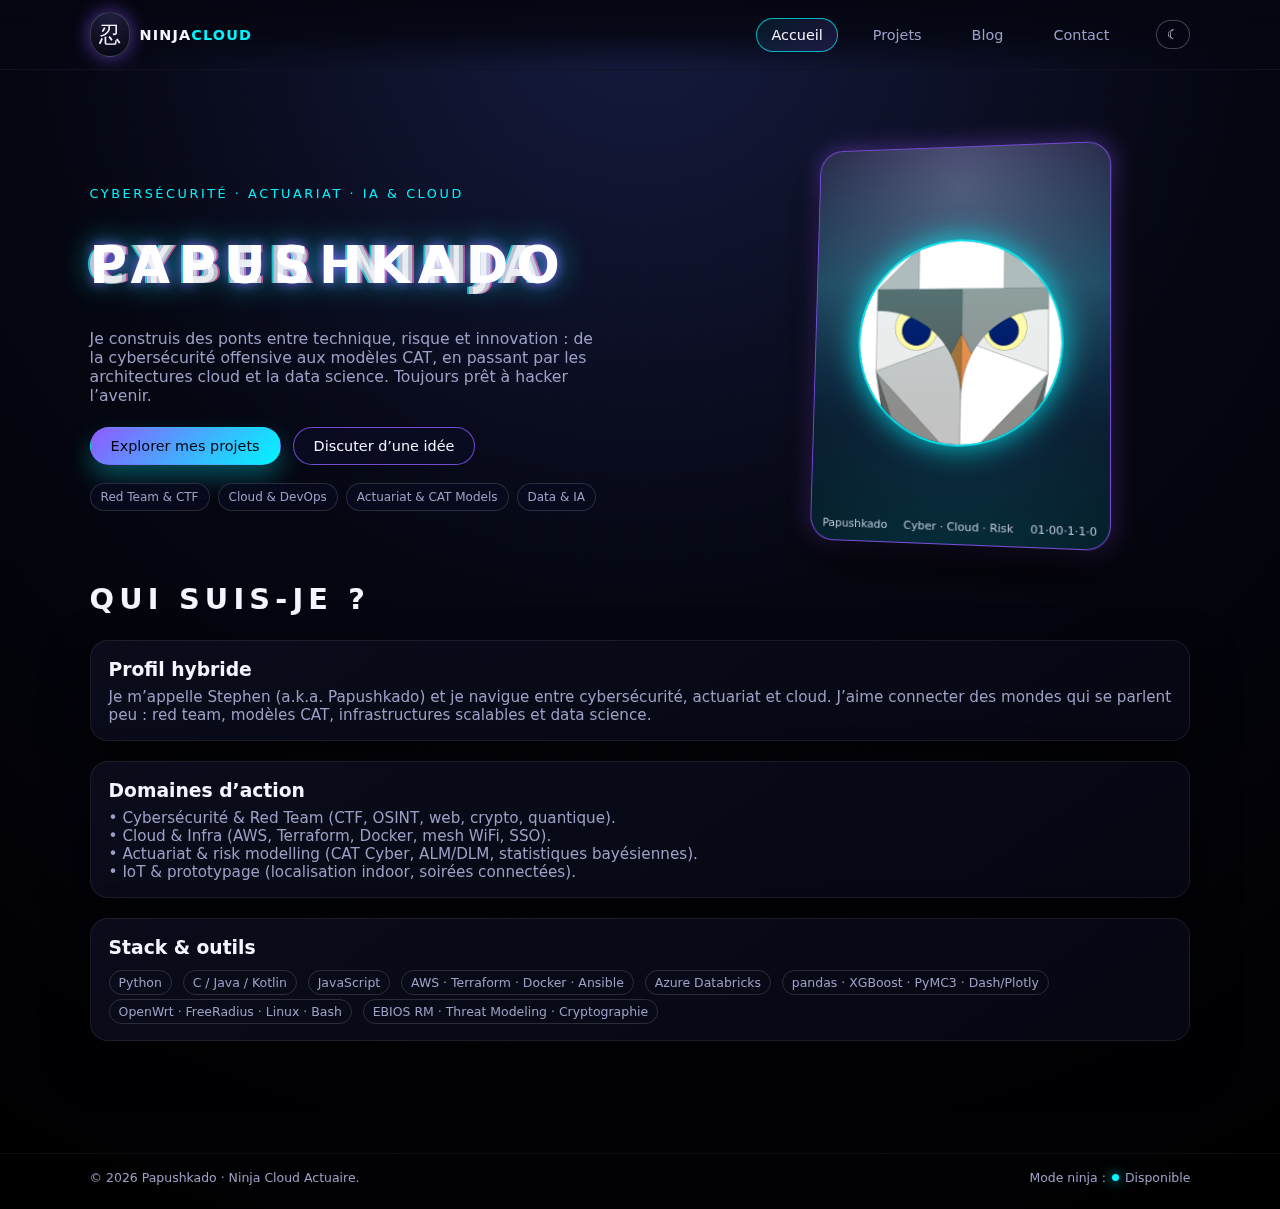
<file: index.html>
<!DOCTYPE html>
<html lang="fr" data-theme="dark">
<head>
  <meta charset="UTF-8">
  <link rel="icon" type="image/png" href="assets/img/avatar.png">
  <title>Papushkado - Cyber · Cloud · Actuariat</title>
  <meta name="viewport" content="width=device-width, initial-scale=1.0">
  <link rel="stylesheet" href="./assets/css/style.css">
</head>
<body>
  <div class="bg-overlay"></div>

  <header class="main-header">
    <div class="logo">
      <span class="logo-symbol">忍</span>
      <span class="logo-text">Ninja<span>Cloud</span></span>
    </div>
    <nav class="main-nav">
      <a href="index.html" class="nav-link active">Accueil</a>
      <a href="projets.html" class="nav-link">Projets</a>
      <a href="blog.html" class="nav-link">Blog</a>
      <a href="contact.html" class="nav-link">Contact</a>
      <button class="theme-toggle" id="theme-toggle" aria-label="Changer de thème">
        ☾
      </button>
    </nav>
  </header>

  <main>
    <!-- HERO SECTION -->
    <section class="hero">
      <div class="hero-content">
        <p class="hero-kicker">Cybersécurité · Actuariat · IA & Cloud</p>
        <h1 class="glitch" data-text="CYBER NINJA">
          Papushkado
        </h1>
        <p class="hero-subtitle">
          Je construis des ponts entre technique, risque et innovation : 
          de la cybersécurité offensive aux modèles CAT, en passant par 
          les architectures cloud et la data science. Toujours prêt à hacker l’avenir.
        </p>
        <div class="hero-cta">
          <a href="projets.html" class="btn primary-btn">Explorer mes projets</a>
          <a href="contact.html" class="btn ghost-btn">Discuter d’une idée</a>
        </div>
        <div class="hero-tags">
          <span class="tag">Red Team & CTF</span>
          <span class="tag">Cloud & DevOps</span>
          <span class="tag">Actuariat & CAT Models</span>
          <span class="tag">Data & IA</span>
        </div>
      </div>

      <div class="hero-visual">
        <div class="hologram-card">
          <div class="hologram-circle"></div>
          <div class="avatar-glow"></div>
          <img src="assets/img/avatar.png" alt="Avatar Ninja" class="avatar-img">
          <div class="hologram-scan"></div>
          <div class="hologram-meta">
            <span>Papushkado</span>
            <span>Cyber · Cloud · Risk</span>
            <span>01·00·1·1·0</span>
          </div>
        </div>
      </div>
    </section>

    <!-- ABOUT SECTION -->
    <section class="section about">
      <h2 class="section-title">Qui suis-je ?</h2>
      <div class="section-grid">
        <div class="card neon-card">
          <h3>Profil hybride</h3>
          <p>
            Je m’appelle Stephen (a.k.a. Papushkado) et je navigue entre cybersécurité,
            actuariat et cloud. J’aime connecter des mondes qui se parlent peu :
            red team, modèles CAT, infrastructures scalables et data science.
          </p>
        </div>
        <div class="card neon-card">
          <h3>Domaines d’action</h3>
          <p>
            • Cybersécurité & Red Team (CTF, OSINT, web, crypto, quantique).<br>
            • Cloud & Infra (AWS, Terraform, Docker, mesh WiFi, SSO).<br>
            • Actuariat & risk modelling (CAT Cyber, ALM/DLM, statistiques bayésiennes).<br>
            • IoT & prototypage (localisation indoor, soirées connectées).
          </p>
        </div>
        <div class="card neon-card">
          <h3>Stack & outils</h3>
          <p class="pill-list">
            <span>Python</span>
            <span>C / Java / Kotlin</span>
            <span>JavaScript</span>
            <span>AWS · Terraform · Docker · Ansible</span>
            <span>Azure Databricks</span>
            <span>pandas · XGBoost · PyMC3 · Dash/Plotly</span>
            <span>OpenWrt · FreeRadius · Linux · Bash</span>
            <span>EBIOS RM · Threat Modeling · Cryptographie</span>
          </p>
        </div>
      </div>
    </section>
  </main>

  <footer class="main-footer">
    <span>© <span id="year"></span> Papushkado · Ninja Cloud Actuaire.</span>
    <span class="footer-meta">Mode ninja : <span class="status-dot online"></span> Disponible</span>
  </footer>

  <script src="assets/js/main.js"></script>
</body>
</html>
</file>
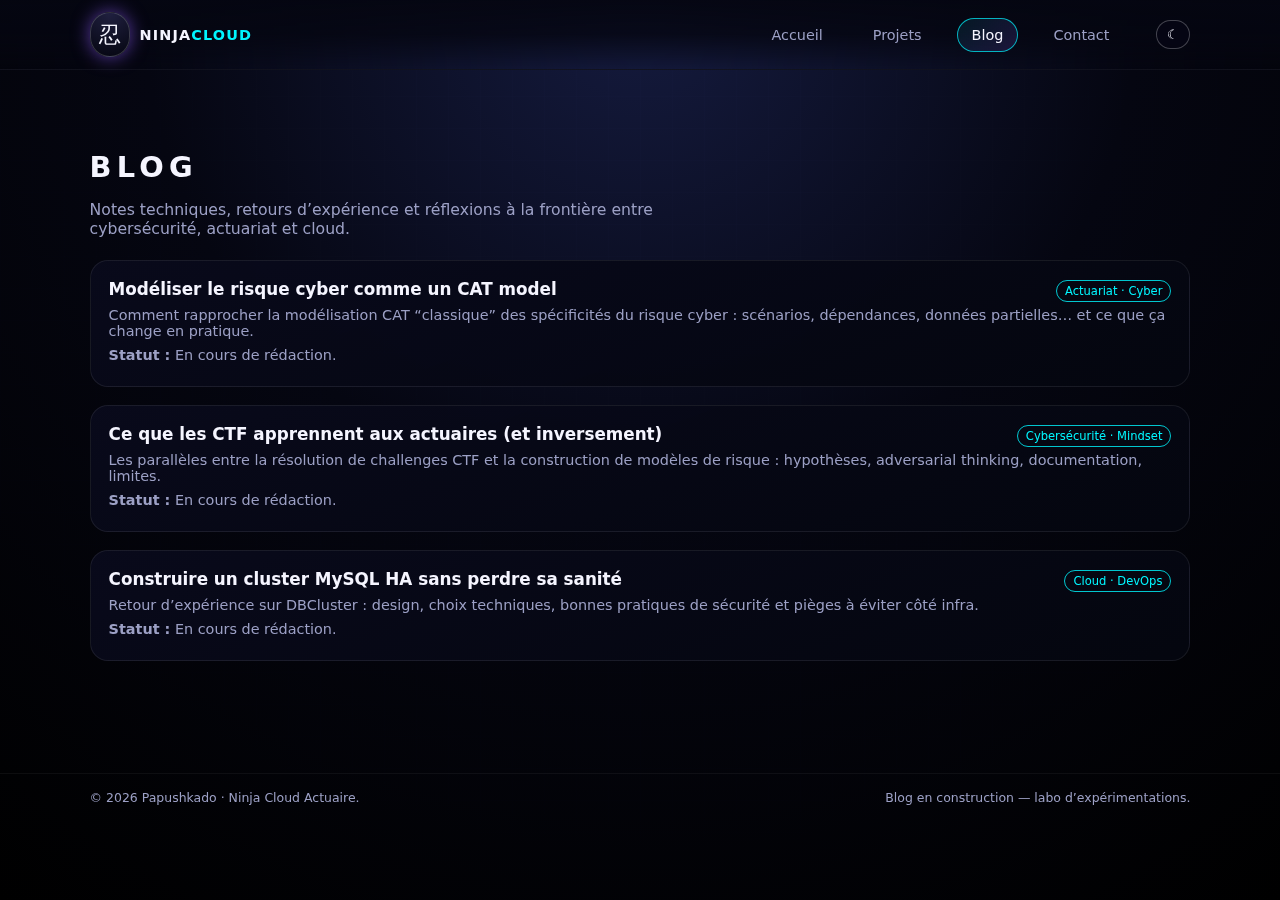
<file: blog.html>
<!DOCTYPE html>
<html lang="fr" data-theme="dark">
<head>
  <meta charset="UTF-8">
  <title>Blog - Papushkado · Cyber Ninja</title>
  <meta name="viewport" content="width=device-width, initial-scale=1.0">
  <link rel="stylesheet" href="assets/css/style.css">
</head>
<body>
  <div class="bg-overlay"></div>

  <header class="main-header">
    <div class="logo">
      <span class="logo-symbol">忍</span>
      <span class="logo-text">Ninja<span>Cloud</span></span>
    </div>
    <nav class="main-nav">
      <a href="index.html" class="nav-link">Accueil</a>
      <a href="projets.html" class="nav-link">Projets</a>
      <a href="blog.html" class="nav-link active">Blog</a>
      <a href="contact.html" class="nav-link">Contact</a>
      <button class="theme-toggle" id="theme-toggle" aria-label="Changer de thème">
        ☾
      </button>
    </nav>
  </header>

  <main>
    <section class="section">
      <h1 class="section-title">Blog</h1>
      <p class="section-intro">
        Notes techniques, retours d’expérience et réflexions à la frontière 
        entre cybersécurité, actuariat et cloud.
      </p>

      <div class="projects-grid">
        <article class="project-card">
          <div class="project-header">
            <h2>Modéliser le risque cyber comme un CAT model</h2>
            <span class="project-tag">Actuariat · Cyber</span>
          </div>
          <p>
            Comment rapprocher la modélisation CAT “classique” des spécificités du risque cyber :
            scénarios, dépendances, données partielles… et ce que ça change en pratique.
          </p>
          <p class="project-meta">
            <strong>Statut :</strong> En cours de rédaction.
          </p>
        </article>

        <article class="project-card">
          <div class="project-header">
            <h2>Ce que les CTF apprennent aux actuaires (et inversement)</h2>
            <span class="project-tag">Cybersécurité · Mindset</span>
          </div>
          <p>
            Les parallèles entre la résolution de challenges CTF et la construction de modèles
            de risque : hypothèses, adversarial thinking, documentation, limites.
          </p>
          <p class="project-meta">
            <strong>Statut :</strong> En cours de rédaction.
          </p>
        </article>

        <article class="project-card">
          <div class="project-header">
            <h2>Construire un cluster MySQL HA sans perdre sa sanité</h2>
            <span class="project-tag">Cloud · DevOps</span>
          </div>
          <p>
            Retour d’expérience sur DBCluster : design, choix techniques, bonnes pratiques
            de sécurité et pièges à éviter côté infra.
          </p>
          <p class="project-meta">
            <strong>Statut :</strong> En cours de rédaction.
          </p>
        </article>
      </div>
    </section>
  </main>

  <footer class="main-footer">
    <span>© <span id="year"></span> Papushkado · Ninja Cloud Actuaire.</span>
    <span class="footer-meta">Blog en construction — labo d’expérimentations.</span>
  </footer>

  <script src="assets/js/main.js"></script>
</body>
</html>
</file>
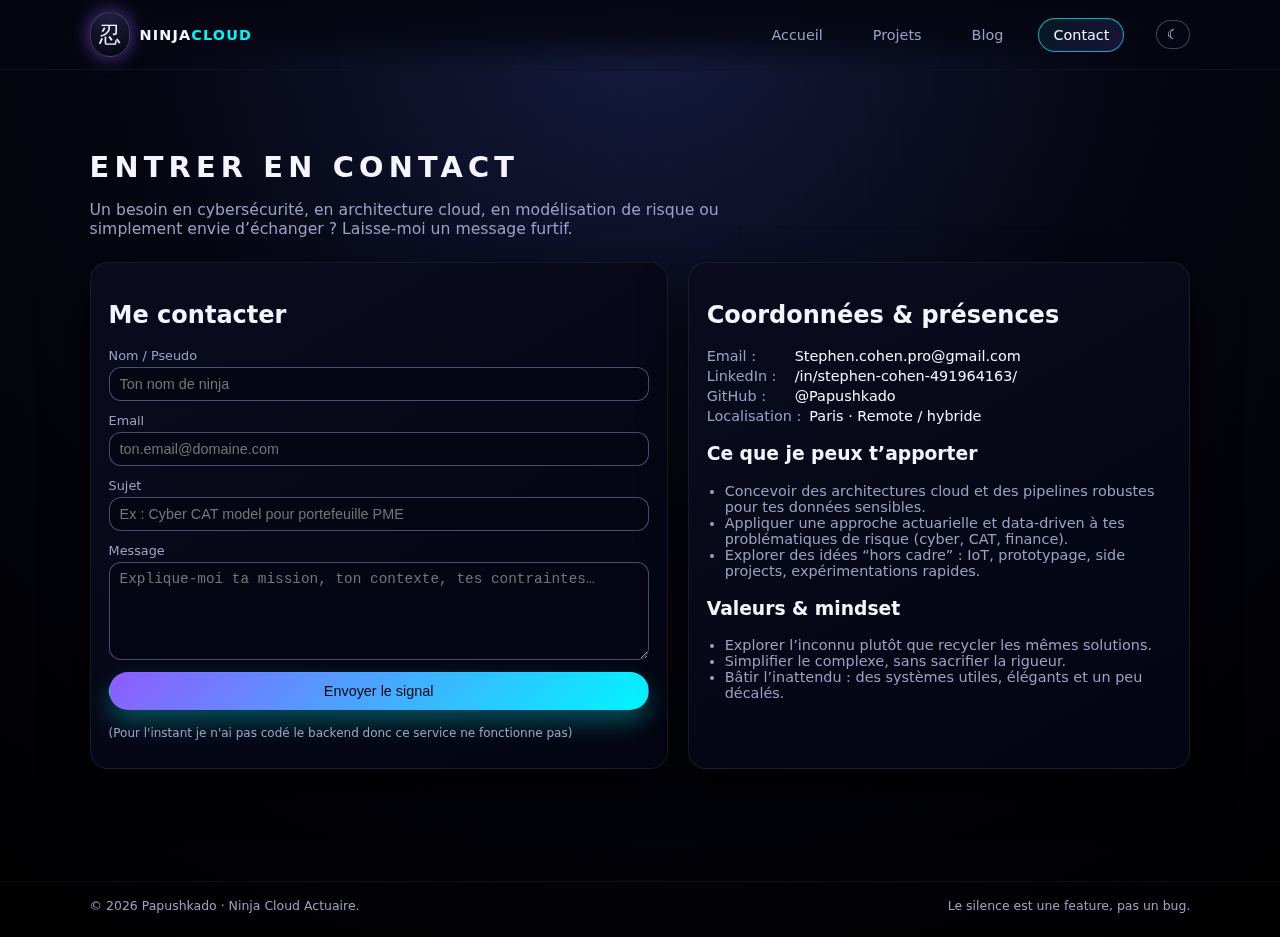
<file: contact.html>
<!DOCTYPE html>
<html lang="fr">
<head>
  <meta charset="UTF-8">
  <link rel="icon" type="image/png" href="assets/img/avatar.png">
  <title>Contact - Papushkado · Cyber Ninja</title>
  <meta name="viewport" content="width=device-width, initial-scale=1.0">
  <link rel="stylesheet" href="assets/css/style.css">
</head>
<body>
  <div class="bg-overlay"></div>

  <header class="main-header">
    <div class="logo">
      <span class="logo-symbol">忍</span>
      <span class="logo-text">Ninja<span>Cloud</span></span>
    </div>
    <nav class="main-nav">
      <a href="index.html" class="nav-link">Accueil</a>
      <a href="projets.html" class="nav-link">Projets</a>
      <a href="blog.html" class="nav-link">Blog</a>
      <a href="contact.html" class="nav-link active">Contact</a>
      <button class="theme-toggle" id="theme-toggle" aria-label="Changer de thème">
        ☾
      </button>
    </nav>
  </header>

  <main>
    <section class="section contact-section">
      <h1 class="section-title">Entrer en contact</h1>
      <p class="section-intro">
        Un besoin en cybersécurité, en architecture cloud, en modélisation de risque 
        ou simplement envie d’échanger ? Laisse-moi un message furtif.
      </p>

      <div class="section-grid contact-grid">
        <div class="card contact-card">
          <h2>Me contacter</h2>
          <form class="contact-form">
            <div class="form-group">
              <label for="name">Nom / Pseudo</label>
              <input type="text" id="name" name="name" placeholder="Ton nom de ninja">
            </div>
            <div class="form-group">
              <label for="email">Email</label>
              <input type="email" id="email" name="email" placeholder="ton.email@domaine.com">
            </div>
            <div class="form-group">
              <label for="subject">Sujet</label>
              <input type="text" id="subject" name="subject" placeholder="Ex : Cyber CAT model pour portefeuille PME">
            </div>
            <div class="form-group">
              <label for="message">Message</label>
              <textarea id="message" name="message" rows="5" placeholder="Explique-moi ta mission, ton contexte, tes contraintes…"></textarea>
            </div>
            <button type="submit" class="btn primary-btn full-width">
              Envoyer le signal
            </button>
            <p class="form-note">
              (Pour l'instant je n'ai pas codé le backend donc ce service ne fonctionne pas)
              <!--backend ou service type Formspree / Netlify Forms.)*/-->
            </p>
          </form>
        </div>

        <div class="card contact-card">
          <h2>Coordonnées & présences</h2>
          <ul class="contact-list">
            <li><span class="label">Email :</span> <span>Stephen.cohen.pro@gmail.com</span></li>
            <li><span class="label">LinkedIn :</span> <span>/in/stephen-cohen-491964163/</span></li>
            <li><span class="label">GitHub :</span> <span>@Papushkado</span></li>
            <li><span class="label">Localisation :</span> <span>Paris · Remote / hybride</span></li>
          </ul>

          <h3>Ce que je peux t’apporter</h3>
          <ul class="bullet-list">
            <li>Concevoir des architectures cloud et des pipelines robustes pour tes données sensibles.</li>
            <li>Appliquer une approche actuarielle et data-driven à tes problématiques de risque (cyber, CAT, finance).</li>
            <li>Explorer des idées “hors cadre” : IoT, prototypage, side projects, expérimentations rapides.</li>
          </ul>

          <h3>Valeurs & mindset</h3>
          <ul class="bullet-list">
            <li>Explorer l’inconnu plutôt que recycler les mêmes solutions.</li>
            <li>Simplifier le complexe, sans sacrifier la rigueur.</li>
            <li>Bâtir l’inattendu : des systèmes utiles, élégants et un peu décalés.</li>
          </ul>
        </div>
      </div>
    </section>
  </main>

  <footer class="main-footer">
    <span>© <span id="year"></span> Papushkado · Ninja Cloud Actuaire.</span>
    <span class="footer-meta">Le silence est une feature, pas un bug.</span>
  </footer>

  <script src="assets/js/main.js"></script>
</body>
</html>
</file>
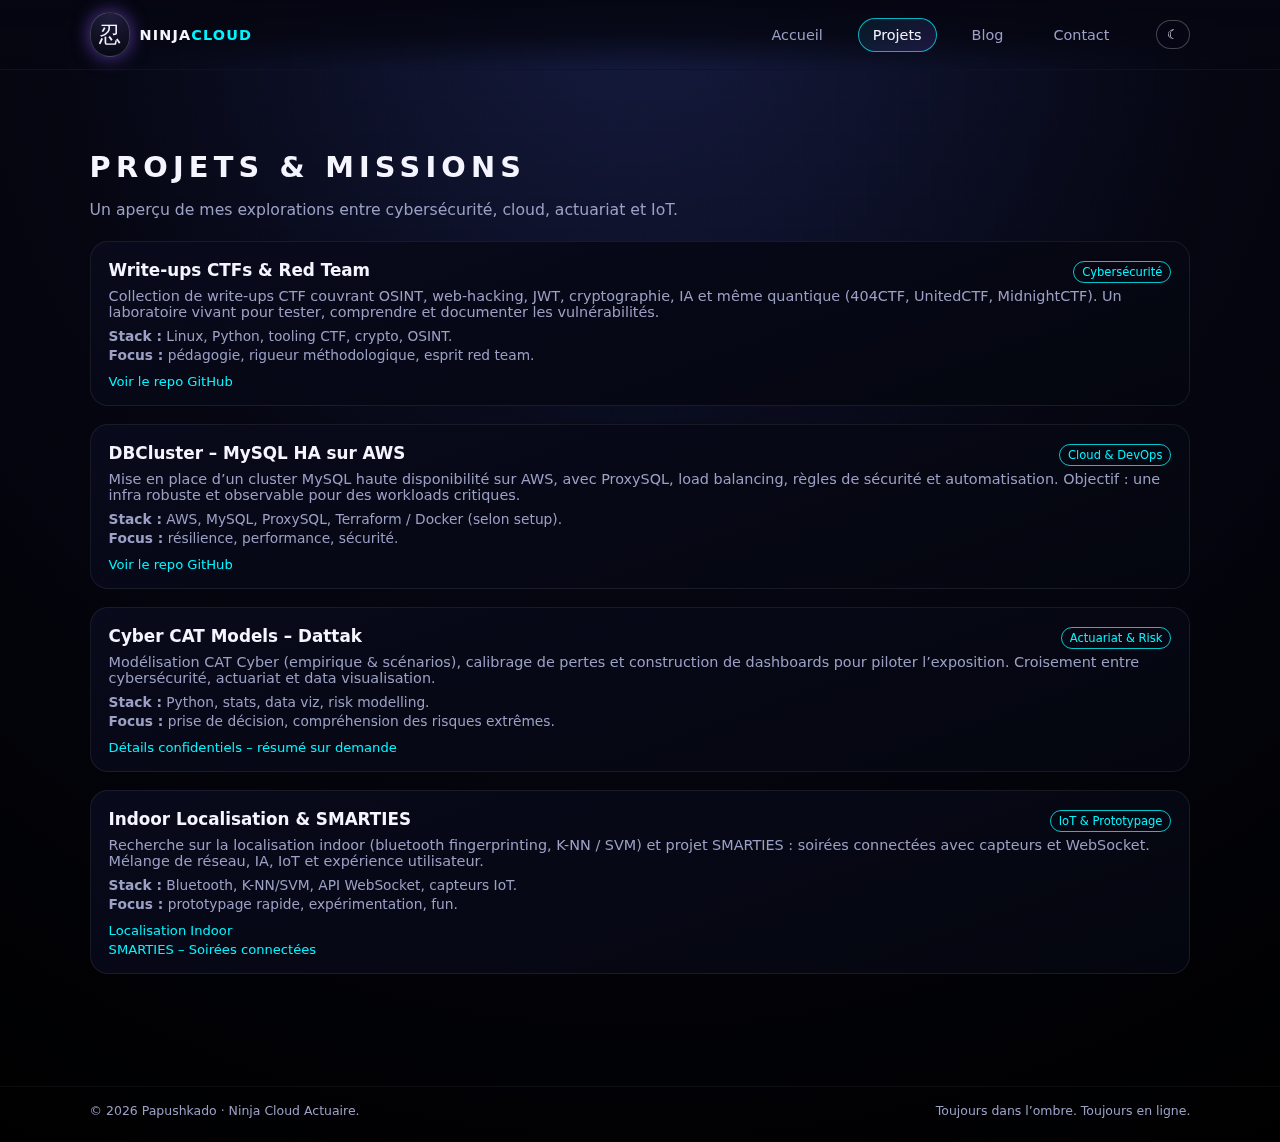
<file: projects.html>
<!DOCTYPE html>
<html lang="fr">
<head>
  <meta charset="UTF-8">
  <title>Projets - Papushkado · Cyber Ninja</title>
  <meta name="viewport" content="width=device-width, initial-scale=1.0">
  <link rel="stylesheet" href="assets/css/style.css">
</head>
<body>
  <div class="bg-overlay"></div>

  <header class="main-header">
    <div class="logo">
      <span class="logo-symbol">忍</span>
      <span class="logo-text">Ninja<span>Cloud</span></span>
    </div>
    <nav class="main-nav">
      <a href="index.html" class="nav-link">Accueil</a>
      <a href="projets.html" class="nav-link active">Projets</a>
      <a href="blog.html" class="nav-link">Blog</a>
      <a href="contact.html" class="nav-link">Contact</a>
      <button class="theme-toggle" id="theme-toggle" aria-label="Changer de thème">
        ☾
      </button>
    </nav>
  </header>

  <main>
    <section class="section">
      <h1 class="section-title">Projets & Missions</h1>
      <p class="section-intro">
        Un aperçu de mes explorations entre cybersécurité, cloud, actuariat et IoT.
      </p>

      <div class="projects-grid">
        <!-- Cybersécurité & Red Team -->
        <article class="project-card">
          <div class="project-header">
            <h2>Write-ups CTFs & Red Team</h2>
            <span class="project-tag">Cybersécurité</span>
          </div>
          <p>
            Collection de write-ups CTF couvrant OSINT, web-hacking, JWT, cryptographie,
            IA et même quantique (404CTF, UnitedCTF, MidnightCTF). Un laboratoire
            vivant pour tester, comprendre et documenter les vulnérabilités.
          </p>
          <ul class="project-meta">
            <li><strong>Stack :</strong> Linux, Python, tooling CTF, crypto, OSINT.</li>
            <li><strong>Focus :</strong> pédagogie, rigueur méthodologique, esprit red team.</li>
          </ul>
          <a href="https://github.com/Papushkado/Write-ups-CTFs" class="project-link" target="_blank">
            Voir le repo GitHub
          </a>
        </article>

        <!-- Cloud & Infra -->
        <article class="project-card">
          <div class="project-header">
            <h2>DBCluster – MySQL HA sur AWS</h2>
            <span class="project-tag">Cloud & DevOps</span>
          </div>
          <p>
            Mise en place d’un cluster MySQL haute disponibilité sur AWS, avec ProxySQL,
            load balancing, règles de sécurité et automatisation. Objectif : une infra
            robuste et observable pour des workloads critiques.
          </p>
          <ul class="project-meta">
            <li><strong>Stack :</strong> AWS, MySQL, ProxySQL, Terraform / Docker (selon setup).</li>
            <li><strong>Focus :</strong> résilience, performance, sécurité.</li>
          </ul>
          <a href="https://github.com/Papushkado/DBCluster" class="project-link" target="_blank">
            Voir le repo GitHub
          </a>
        </article>

        <!-- Actuariat & CAT -->
        <article class="project-card">
          <div class="project-header">
            <h2>Cyber CAT Models – Dattak</h2>
            <span class="project-tag">Actuariat & Risk</span>
          </div>
          <p>
            Modélisation CAT Cyber (empirique & scénarios), calibrage de pertes et
            construction de dashboards pour piloter l’exposition. Croisement entre
            cybersécurité, actuariat et data visualisation.
          </p>
          <ul class="project-meta">
            <li><strong>Stack :</strong> Python, stats, data viz, risk modelling.</li>
            <li><strong>Focus :</strong> prise de décision, compréhension des risques extrêmes.</li>
          </ul>
          <a href="#" class="project-link">
            Détails confidentiels – résumé sur demande
          </a>
        </article>

        <!-- IoT & Prototypage -->
        <article class="project-card">
          <div class="project-header">
            <h2>Indoor Localisation & SMARTIES</h2>
            <span class="project-tag">IoT & Prototypage</span>
          </div>
          <p>
            Recherche sur la localisation indoor (bluetooth fingerprinting, K-NN / SVM)
            et projet SMARTIES : soirées connectées avec capteurs et WebSocket.
            Mélange de réseau, IA, IoT et expérience utilisateur.
          </p>
          <ul class="project-meta">
            <li><strong>Stack :</strong> Bluetooth, K-NN/SVM, API WebSocket, capteurs IoT.</li>
            <li><strong>Focus :</strong> prototypage rapide, expérimentation, fun.</li>
          </ul>
          <a href="https://github.com/Papushkado/GIN206_localisation_indoors" class="project-link" target="_blank">
            Localisation Indoor
          </a>
          <br>
          <a href="https://github.com/Papushkado/ioT_Telecom" class="project-link" target="_blank">
            SMARTIES – Soirées connectées
          </a>
        </article>
      </div>
    </section>
  </main>

  <footer class="main-footer">
    <span>© <span id="year"></span> Papushkado · Ninja Cloud Actuaire.</span>
    <span class="footer-meta">Toujours dans l’ombre. Toujours en ligne.</span>
  </footer>

  <script src="assets/js/main.js"></script>
</body>
</html>
</file>
<file: assets/css/style.css>
/* =========
   VARIABLES
   ========= */
:root {
  --bg-main: #050611;
  --bg-card: #0b0d1d;
  --bg-card-alt: #090a18;
  --color-primary: #8f5bff;
  --color-secondary: #00f6ff;
  --color-accent: #ff2f92;
  --color-text: #f5f5ff;
  --color-muted: #9ca0c5;
  --border-soft: rgba(255, 255, 255, 0.08);
  --radius-lg: 18px;
  --shadow-neon: 0 0 25px rgba(143, 91, 255, 0.55);
  --shadow-soft: 0 18px 45px rgba(0, 0, 0, 0.7);
  --transition-fast: 0.18s ease-out;
  --transition-med: 0.28s ease-out;
  --font-main: system-ui, -apple-system, BlinkMacSystemFont, "SF Pro Text",
    "Roboto", sans-serif;
}

/* Thème clair */
:root[data-theme="light"] {
  --bg-main: #f5f7fb;
  --bg-card: #ffffff;
  --bg-card-alt: #f5f7fb;
  --color-primary: #006dff;
  --color-secondary: #00a8e8;
  --color-accent: #ff2f6a;
  --color-text: #111827;
  --color-muted: #6b7280;
  --border-soft: rgba(15, 23, 42, 0.08);
  --shadow-neon: 0 0 20px rgba(0, 109, 255, 0.35);
  --shadow-soft: 0 14px 28px rgba(15, 23, 42, 0.15);
}

/* =========
   GLOBAL
   ========= */
*,
*::before,
*::after {
  box-sizing: border-box;
}

html, body {
  margin: 0;
  padding: 0;
}

body {
  min-height: 100vh;
  position: relative;
  background: radial-gradient(circle at top, #151b3f 0, #050611 45%, #000 100%);
  color: var(--color-text);
  font-family: var(--font-main);
  -webkit-font-smoothing: antialiased;
}

:root[data-theme="light"] body {
  background: radial-gradient(circle at top, #e0ebff 0, #f5f7fb 45%, #e5e7eb 100%);
}

/* grille de fond subtile */
.bg-overlay {
  position: fixed;
  inset: 0;
  pointer-events: none;
  background-image:
    linear-gradient(rgba(255,255,255,0.03) 1px, transparent 1px),
    linear-gradient(90deg, rgba(255,255,255,0.03) 1px, transparent 1px);
  background-size: 32px 32px;
  opacity: 0.8;
  mix-blend-mode: soft-light;
  z-index: -1;
}

:root[data-theme="light"] .bg-overlay {
  background-image:
    linear-gradient(rgba(15,23,42,0.05) 1px, transparent 1px),
    linear-gradient(90deg, rgba(15,23,42,0.05) 1px, transparent 1px);
  mix-blend-mode: normal;
}

/* =========
   HEADER
   ========= */
.main-header {
  position: sticky;
  top: 0;
  z-index: 20;
  backdrop-filter: blur(16px);
  background: linear-gradient(
    to bottom,
    rgba(5, 6, 17, 0.95),
    rgba(5, 6, 17, 0.8),
    transparent
  );
  border-bottom: 1px solid rgba(255, 255, 255, 0.05);
  display: flex;
  align-items: center;
  justify-content: space-between;
  padding: 12px 7vw;
}

:root[data-theme="light"] .main-header {
  background: linear-gradient(
    to bottom,
    rgba(248, 250, 252, 0.96),
    rgba(248, 250, 252, 0.9),
    transparent
  );
  border-bottom-color: rgba(148, 163, 184, 0.4);
}

.logo {
  display: inline-flex;
  align-items: center;
  gap: 10px;
}

.logo-symbol {
  font-size: 1.4rem;
  padding: 6px 8px;
  border-radius: 999px;
  border: 1px solid rgba(255, 255, 255, 0.18);
  background: radial-gradient(circle at top, #202040, #050611);
  box-shadow: 0 0 18px rgba(143, 91, 255, 0.6);
}

:root[data-theme="light"] .logo-symbol {
  background: radial-gradient(circle at top, #e0ebff, #ffffff);
  box-shadow: 0 0 12px rgba(0, 109, 255, 0.5);
}

.logo-text {
  font-weight: 600;
  letter-spacing: 0.08em;
  font-size: 0.9rem;
  text-transform: uppercase;
}

.logo-text span {
  color: var(--color-secondary);
}

.main-nav {
  display: flex;
  gap: 20px;
  align-items: center;
}

.nav-link {
  font-size: 0.9rem;
  text-decoration: none;
  color: var(--color-muted);
  padding: 8px 14px;
  border-radius: 999px;
  border: 1px solid transparent;
  position: relative;
  overflow: hidden;
  transition: color var(--transition-fast),
              border-color var(--transition-fast),
              background var(--transition-fast),
              transform var(--transition-fast);
}

.nav-link::before {
  content: "";
  position: absolute;
  inset: 0;
  background: radial-gradient(circle at top, rgba(143,91,255,0.4), transparent 60%);
  opacity: 0;
  transition: opacity var(--transition-med);
}

.nav-link:hover {
  color: var(--color-text);
  border-color: rgba(143, 91, 255, 0.6);
  background: rgba(143, 91, 255, 0.08);
  transform: translateY(-1px);
}

.nav-link:hover::before {
  opacity: 1;
}

.nav-link.active {
  color: var(--color-text);
  border-color: rgba(0, 246, 255, 0.7);
  background: linear-gradient(
    135deg,
    rgba(0, 246, 255, 0.08),
    rgba(143, 91, 255, 0.16)
  );
}

/* Bouton thème */
.theme-toggle {
  margin-left: 12px;
  border-radius: 999px;
  border: 1px solid rgba(255,255,255,0.25);
  background: rgba(5,6,20,0.9);
  color: var(--color-text);
  padding: 6px 10px;
  cursor: pointer;
  font-size: 0.8rem;
  display: inline-flex;
  align-items: center;
  justify-content: center;
  transition: background var(--transition-fast),
              border-color var(--transition-fast),
              transform var(--transition-fast),
              color var(--transition-fast);
}

.theme-toggle:hover {
  background: rgba(143,91,255,0.25);
  border-color: rgba(143,91,255,0.8);
  transform: translateY(-1px);
}

/* =========
   LAYOUT
   ========= */
main {
  padding: 40px 7vw 80px;
}

.section {
  margin: 40px 0 32px;
}

.section-title {
  font-size: 1.8rem;
  margin-bottom: 8px;
  text-transform: uppercase;
  letter-spacing: 0.18em;
}

.section-intro {
  max-width: 640px;
  color: var(--color-muted);
  font-size: 0.98rem;
}

.section-grid {
  margin-top: 24px;
  display: grid;
  gap: 20px;
}

/* =========
   HERO
   ========= */
.hero {
  display: grid;
  grid-template-columns: minmax(0, 1.3fr) minmax(0, 1fr);
  gap: 36px;
  align-items: center;
  margin-top: 32px;
}

.hero-kicker {
  text-transform: uppercase;
  letter-spacing: 0.2em;
  font-size: 0.8rem;
  color: var(--color-secondary);
  margin-bottom: 12px;
}

.hero-subtitle {
  color: var(--color-muted);
  max-width: 520px;
  margin-top: 12px;
  font-size: 0.98rem;
}

.hero-cta {
  margin-top: 22px;
  display: flex;
  flex-wrap: wrap;
  gap: 12px;
}

.hero-tags {
  display: flex;
  flex-wrap: wrap;
  gap: 8px;
  margin-top: 18px;
}

/* =========
   GLITCH TITLE
   ========= */
.glitch {
  position: relative;
  font-size: clamp(2.4rem, 4vw, 3.4rem);
  font-weight: 800;
  letter-spacing: 0.16em;
  text-transform: uppercase;
  color: #fdfdff;
  text-shadow:
    0 0 12px rgba(143, 91, 255, 0.9),
    0 0 30px rgba(0, 246, 255, 0.75);
}

.glitch::before,
.glitch::after {
  content: attr(data-text);
  position: absolute;
  inset: 0;
  mix-blend-mode: screen;
  opacity: 0.7;
}

.glitch::before {
  left: -2px;
  text-shadow: -2px 0 var(--color-secondary);
  animation: glitch 1.8s infinite;
}

.glitch::after {
  left: 2px;
  text-shadow: 2px 0 var(--color-accent);
  animation: glitch 1.8s infinite reverse;
}

@keyframes glitch {
  0% { clip-path: inset(0 0 85% 0); }
  20% { clip-path: inset(10% 0 60% 0); }
  40% { clip-path: inset(40% 0 30% 0); }
  60% { clip-path: inset(15% 0 55% 0); }
  80% { clip-path: inset(70% 0 5% 0); }
  100% { clip-path: inset(0 0 85% 0); }
}

/* =========
   BUTTONS & TAGS
   ========= */
.btn {
  display: inline-flex;
  align-items: center;
  justify-content: center;
  padding: 10px 20px;
  border-radius: 999px;
  border: 1px solid transparent;
  font-size: 0.9rem;
  cursor: pointer;
  text-decoration: none;
  transition: transform var(--transition-fast),
              box-shadow var(--transition-fast),
              border-color var(--transition-fast),
              background var(--transition-fast),
              color var(--transition-fast);
}

.primary-btn {
  background: linear-gradient(135deg, #8f5bff, #00f6ff);
  color: #050611;
  box-shadow: 0 12px 25px rgba(0, 246, 255, 0.3);
}

.primary-btn:hover {
  transform: translateY(-2px);
  box-shadow: var(--shadow-neon);
}

.ghost-btn {
  border-color: rgba(143, 91, 255, 0.8);
  color: var(--color-text);
  background: rgba(10, 12, 35, 0.7);
}

.ghost-btn:hover {
  background: linear-gradient(
    135deg,
    rgba(143, 91, 255, 0.2),
    rgba(0, 246, 255, 0.1)
  );
  transform: translateY(-1px);
}

.full-width {
  width: 100%;
}

.tag {
  font-size: 0.75rem;
  padding: 6px 10px;
  border-radius: 999px;
  border: 1px solid rgba(255,255,255,0.14);
  color: var(--color-muted);
  background: rgba(8, 10, 30, 0.8);
  backdrop-filter: blur(10px);
}

:root[data-theme="light"] .tag {
  background: rgba(255, 255, 255, 0.8);
}

/* =========
   CARDS
   ========= */
.card {
  border-radius: var(--radius-lg);
  padding: 18px 18px 16px;
  border: 1px solid var(--border-soft);
  background: linear-gradient(
    145deg,
    rgba(11, 13, 29, 0.92),
    rgba(7, 7, 20, 0.98)
  );
  box-shadow: var(--shadow-soft);
  position: relative;
  overflow: hidden;
}

:root[data-theme="light"] .card,
:root[data-theme="light"] .project-card,
:root[data-theme="light"] .contact-card {
  background: linear-gradient(
    145deg,
    #ffffff,
    #edf2ff
  );
}

.card::before {
  content: "";
  position: absolute;
  inset: -1px;
  background: radial-gradient(circle at top, rgba(143,91,255,0.3), transparent 60%);
  opacity: 0;
  transition: opacity var(--transition-med);
  pointer-events: none;
}

.card:hover::before {
  opacity: 1;
}

.neon-card h3 {
  margin-top: 0;
  margin-bottom: 8px;
}

.neon-card p {
  margin: 0;
  color: var(--color-muted);
  font-size: 0.95rem;
}

.pill-list span {
  display: inline-block;
  margin: 4px 6px 0 0;
  padding: 4px 9px;
  border-radius: 999px;
  border: 1px solid rgba(255, 255, 255, 0.14);
  font-size: 0.78rem;
}

/* =========
   HOLOGRAM CARD (HERO)
   ========= */
.hero-visual {
  display: flex;
  justify-content: center;
}

.hologram-card {
  position: relative;
  width: min(300px, 80vw);
  aspect-ratio: 3 / 4;
  border-radius: 24px;
  background: radial-gradient(circle at top, #202452, #050611);
  border: 1px solid rgba(143, 91, 255, 0.8);
  box-shadow: 0 20px 45px rgba(0, 0, 0, 0.9), var(--shadow-neon);
  overflow: hidden;
  display: flex;
  align-items: center;
  justify-content: center;
  transform: perspective(900px) rotateY(-10deg) rotateX(5deg);
  transform-style: preserve-3d;
  transition: transform var(--transition-med), box-shadow var(--transition-med);
}

.hologram-circle {
  position: absolute;
  width: 280%;
  height: 280%;
  background: radial-gradient(circle, rgba(0, 246, 255, 0.18), transparent 60%);
  top: -20%;
  left: -90%;
  transform: rotate(15deg);
}

.avatar-glow {
  position: absolute;
  width: 160%;
  height: 100%;
  background: radial-gradient(circle at 50% 10%, rgba(255,255,255,0.4), transparent 55%);
  opacity: 0.55;
}

.avatar-img {
  position: relative;
  width: 70%;
  border-radius: 999px;
  border: 2px solid rgba(0, 246, 255, 0.9);
  box-shadow: 0 0 30px rgba(0, 246, 255, 0.8);
}

.hologram-scan {
  position: absolute;
  inset: 0;
  background: linear-gradient(
    to bottom,
    transparent 0%,
    rgba(0, 246, 255, 0.18) 35%,
    transparent 70%
  );
  mix-blend-mode: screen;
  animation: scan 3.8s linear infinite;
}

@keyframes scan {
  0% { transform: translateY(-100%); }
  100% { transform: translateY(100%); }
}

.hologram-meta {
  position: absolute;
  bottom: 10px;
  left: 12px;
  right: 12px;
  display: flex;
  justify-content: space-between;
  font-size: 0.7rem;
  color: rgba(230, 233, 255, 0.9);
  opacity: 0.9;
}

/* effet hover 3D */
.hologram-card:hover {
  transform: perspective(900px) rotateY(0deg) rotateX(0deg) translateY(-4px);
  box-shadow: 0 30px 60px rgba(0, 0, 0, 0.95), var(--shadow-neon);
}

/* =========
   PROJECTS / BLOG CARDS
   ========= */
.projects-grid {
  margin-top: 22px;
  display: grid;
  gap: 18px;
}

.project-card {
  border-radius: var(--radius-lg);
  padding: 18px 18px 15px;
  border: 1px solid var(--border-soft);
  background: linear-gradient(
    160deg,
    rgba(9, 10, 28, 0.95),
    rgba(4, 6, 15, 0.98)
  );
  position: relative;
  overflow: hidden;
  transition: transform var(--transition-fast),
              box-shadow var(--transition-fast),
              border-color var(--transition-fast);
}

.project-card::before {
  content: "";
  position: absolute;
  inset: 0;
  background: radial-gradient(circle at top right, rgba(0, 246, 255, 0.18), transparent 55%);
  opacity: 0;
  transition: opacity var(--transition-med);
}

.project-card:hover {
  transform: translateY(-4px);
  box-shadow: 0 20px 50px rgba(0,0,0,0.9);
  border-color: rgba(0, 246, 255, 0.6);
}

.project-card:hover::before {
  opacity: 1;
}

.project-header {
  display: flex;
  align-items: baseline;
  justify-content: space-between;
  gap: 10px;
}

.project-header h2 {
  font-size: 1.05rem;
  margin: 0 0 4px;
}

.project-tag {
  font-size: 0.72rem;
  padding: 3px 8px;
  border-radius: 999px;
  border: 1px solid rgba(0, 246, 255, 0.8);
  color: var(--color-secondary);
}

.project-card p {
  margin: 4px 0 8px;
  color: var(--color-muted);
  font-size: 0.9rem;
}

.project-meta {
  list-style: none;
  padding: 0;
  margin: 0 0 8px;
  font-size: 0.86rem;
  color: var(--color-muted);
}

.project-meta li + li {
  margin-top: 3px;
}

.project-link {
  font-size: 0.82rem;
  text-decoration: none;
  color: var(--color-secondary);
  position: relative;
}

.project-link::after {
  content: "";
  position: absolute;
  left: 0;
  bottom: -2px;
  width: 0;
  height: 1px;
  background: linear-gradient(90deg, var(--color-secondary), var(--color-accent));
  transition: width var(--transition-fast);
}

.project-link:hover::after {
  width: 100%;
}

/* =========
   CONTACT
   ========= */
.contact-grid {
  grid-template-columns: minmax(0, 1.15fr) minmax(0, 1fr);
}

.contact-card {
  background: linear-gradient(
    150deg,
    rgba(10, 11, 30, 0.96),
    rgba(4, 5, 18, 0.98)
  );
}

.contact-form {
  display: flex;
  flex-direction: column;
  gap: 12px;
}

.form-group {
  display: flex;
  flex-direction: column;
  gap: 4px;
}

label {
  font-size: 0.8rem;
  color: var(--color-muted);
}

input,
textarea {
  border-radius: 12px;
  border: 1px solid rgba(120, 125, 170, 0.6);
  background: rgba(5, 6, 20, 0.9);
  color: var(--color-text);
  padding: 8px 10px;
  font-size: 0.9rem;
  outline: none;
  transition: border-color var(--transition-fast),
              box-shadow var(--transition-fast),
              background var(--transition-fast);
}

:root[data-theme="light"] input,
:root[data-theme="light"] textarea {
  background: #f9fafb;
}

input:focus,
textarea:focus {
  border-color: rgba(0, 246, 255, 0.9);
  box-shadow: 0 0 0 1px rgba(0, 246, 255, 0.6);
  background: rgba(5, 7, 26, 0.98);
}

:root[data-theme="light"] input:focus,
:root[data-theme="light"] textarea:focus {
  background: #ffffff;
}

.form-note {
  margin-top: 4px;
  font-size: 0.75rem;
  color: var(--color-muted);
}

.contact-list {
  list-style: none;
  padding: 0;
  margin: 0 0 12px;
  font-size: 0.9rem;
}

.contact-list li {
  display: flex;
  gap: 8px;
  margin-bottom: 4px;
}

.contact-list .label {
  color: var(--color-muted);
  min-width: 80px;
}

.bullet-list {
  padding-left: 18px;
  margin: 6px 0 0;
  color: var(--color-muted);
  font-size: 0.9rem;
}

/* =========
   FOOTER
   ========= */
.main-footer {
  padding: 16px 7vw 24px;
  border-top: 1px solid rgba(255, 255, 255, 0.05);
  color: var(--color-muted);
  font-size: 0.78rem;
  display: flex;
  justify-content: space-between;
  gap: 10px;
  align-items: center;
}

:root[data-theme="light"] .main-footer {
  border-top-color: rgba(148, 163, 184, 0.4);
}

.footer-meta {
  display: inline-flex;
  align-items: center;
  gap: 6px;
}

.status-dot {
  width: 7px;
  height: 7px;
  border-radius: 999px;
  display: inline-block;
}

.status-dot.online {
  background: #00f6ff;
  box-shadow: 0 0 12px rgba(0, 246, 255, 0.9);
}

/* =========
   RESPONSIVE
   ========= */
@media (max-width: 880px) {
  .main-header {
    padding-inline: 16px;
  }
  main {
    padding-inline: 16px;
  }
  .hero {
    grid-template-columns: minmax(0, 1fr);
  }
  .hero-visual {
    order: -1;
    margin-bottom: 10px;
  }
  .contact-grid {
    grid-template-columns: minmax(0, 1fr);
  }
  .main-footer {
    flex-direction: column;
    align-items: flex-start;
  }
}
</file>
